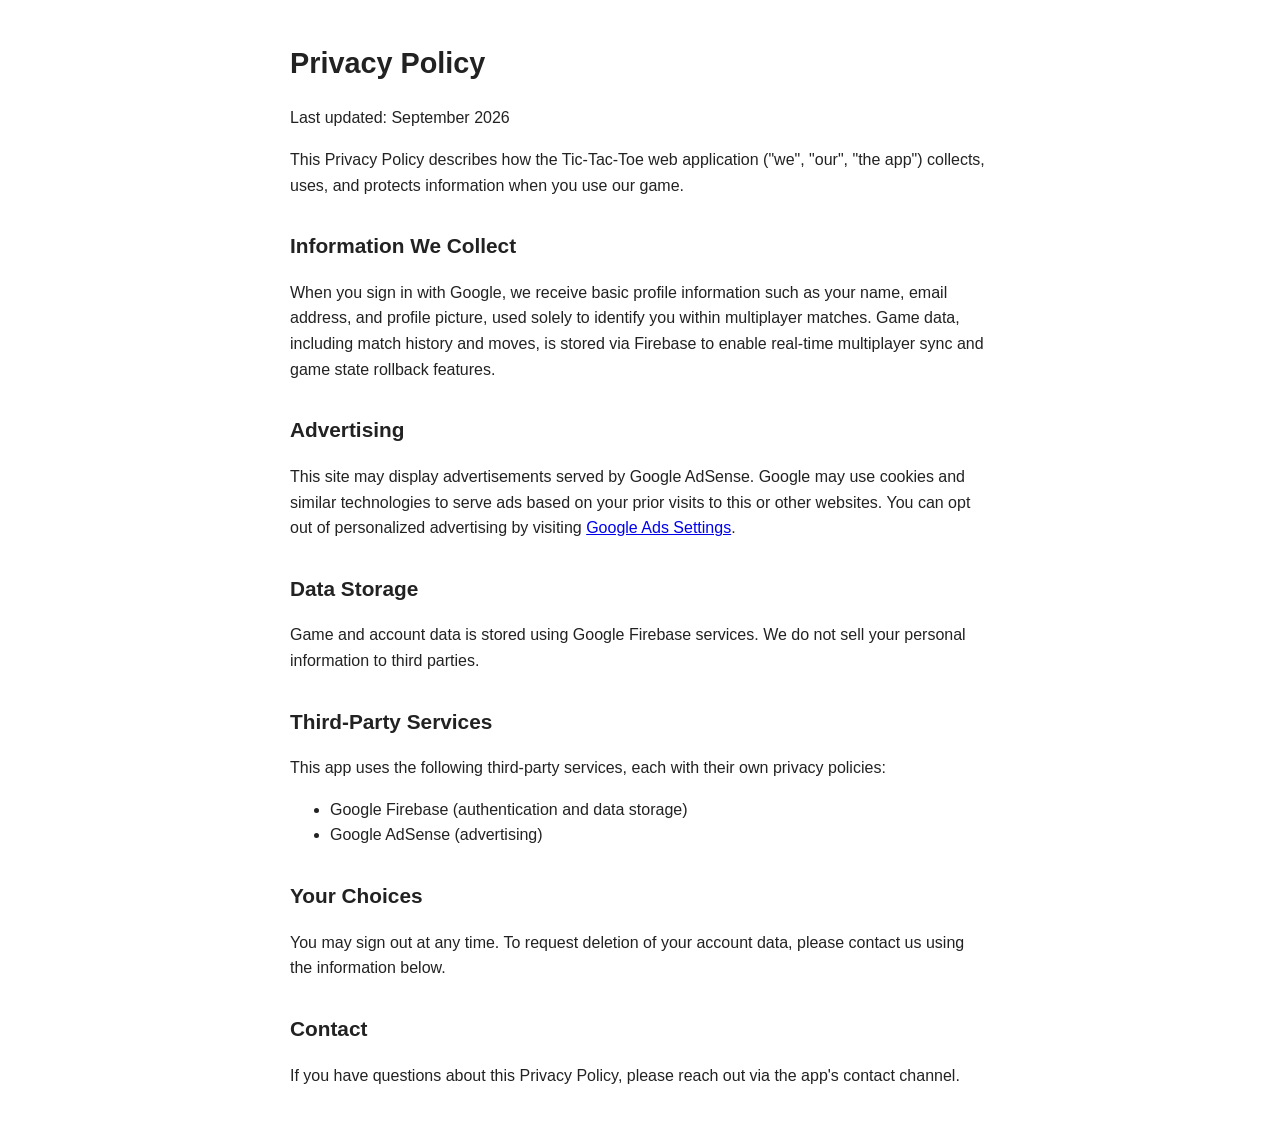
<file: public/privacy.html>
<!DOCTYPE html>
<html lang="en">
<head>
  <meta charset="UTF-8" />
  <title>Privacy Policy - Tic-Tac-Toe</title>
  <style>
    body { font-family: Arial, sans-serif; max-width: 700px; margin: 40px auto; padding: 0 20px; line-height: 1.6; color: #222; }
    h1 { font-size: 1.8em; }
    h2 { font-size: 1.3em; margin-top: 1.5em; }
  </style>
</head>
<body>
  <h1>Privacy Policy</h1>
  <p>Last updated: September 2026</p>

  <p>This Privacy Policy describes how the Tic-Tac-Toe web application ("we", "our", "the app") collects, uses, and protects information when you use our game.</p>

  <h2>Information We Collect</h2>
  <p>When you sign in with Google, we receive basic profile information such as your name, email address, and profile picture, used solely to identify you within multiplayer matches. Game data, including match history and moves, is stored via Firebase to enable real-time multiplayer sync and game state rollback features.</p>

  <h2>Advertising</h2>
  <p>This site may display advertisements served by Google AdSense. Google may use cookies and similar technologies to serve ads based on your prior visits to this or other websites. You can opt out of personalized advertising by visiting <a href="https://adssettings.google.com" target="_blank" rel="noopener">Google Ads Settings</a>.</p>

  <h2>Data Storage</h2>
  <p>Game and account data is stored using Google Firebase services. We do not sell your personal information to third parties.</p>

  <h2>Third-Party Services</h2>
  <p>This app uses the following third-party services, each with their own privacy policies:</p>
  <ul>
    <li>Google Firebase (authentication and data storage)</li>
    <li>Google AdSense (advertising)</li>
  </ul>

  <h2>Your Choices</h2>
  <p>You may sign out at any time. To request deletion of your account data, please contact us using the information below.</p>

  <h2>Contact</h2>
  <p>If you have questions about this Privacy Policy, please reach out via the app's contact channel.</p>
</body>
</html>
</file>
